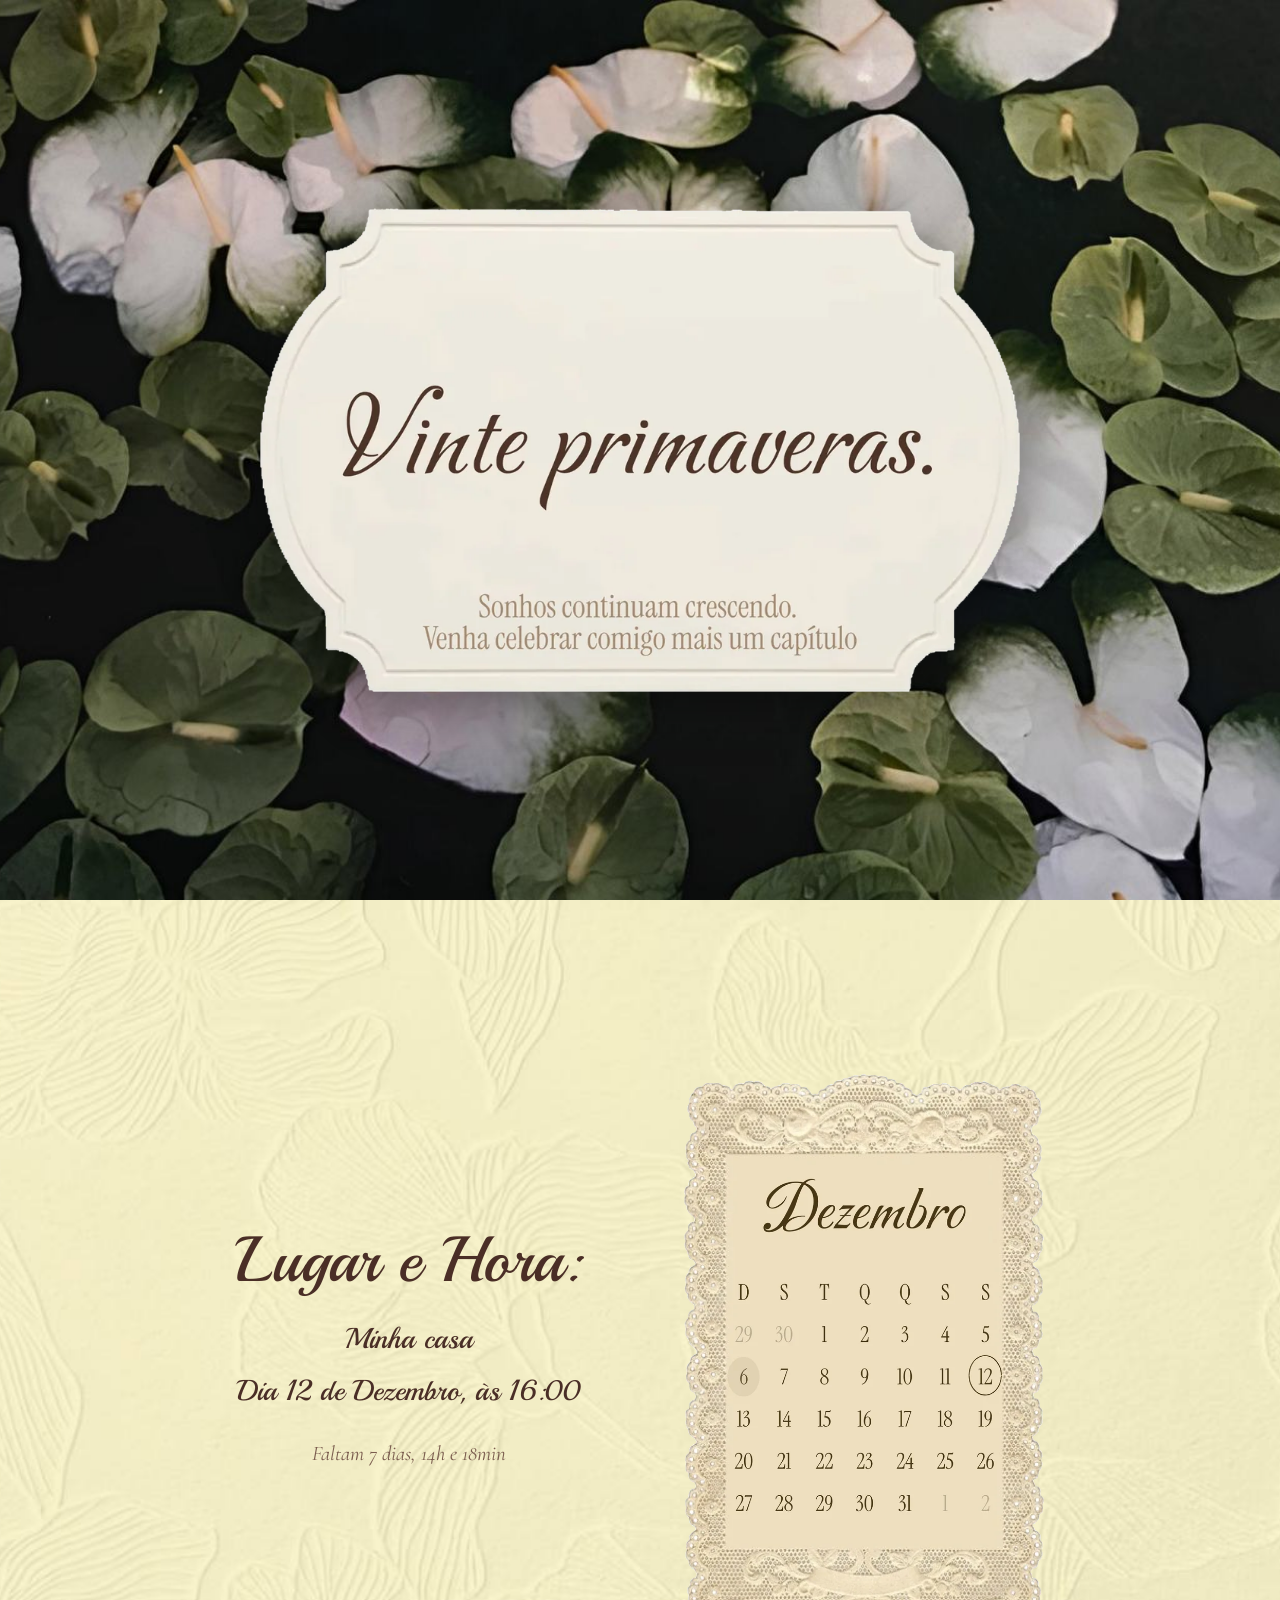
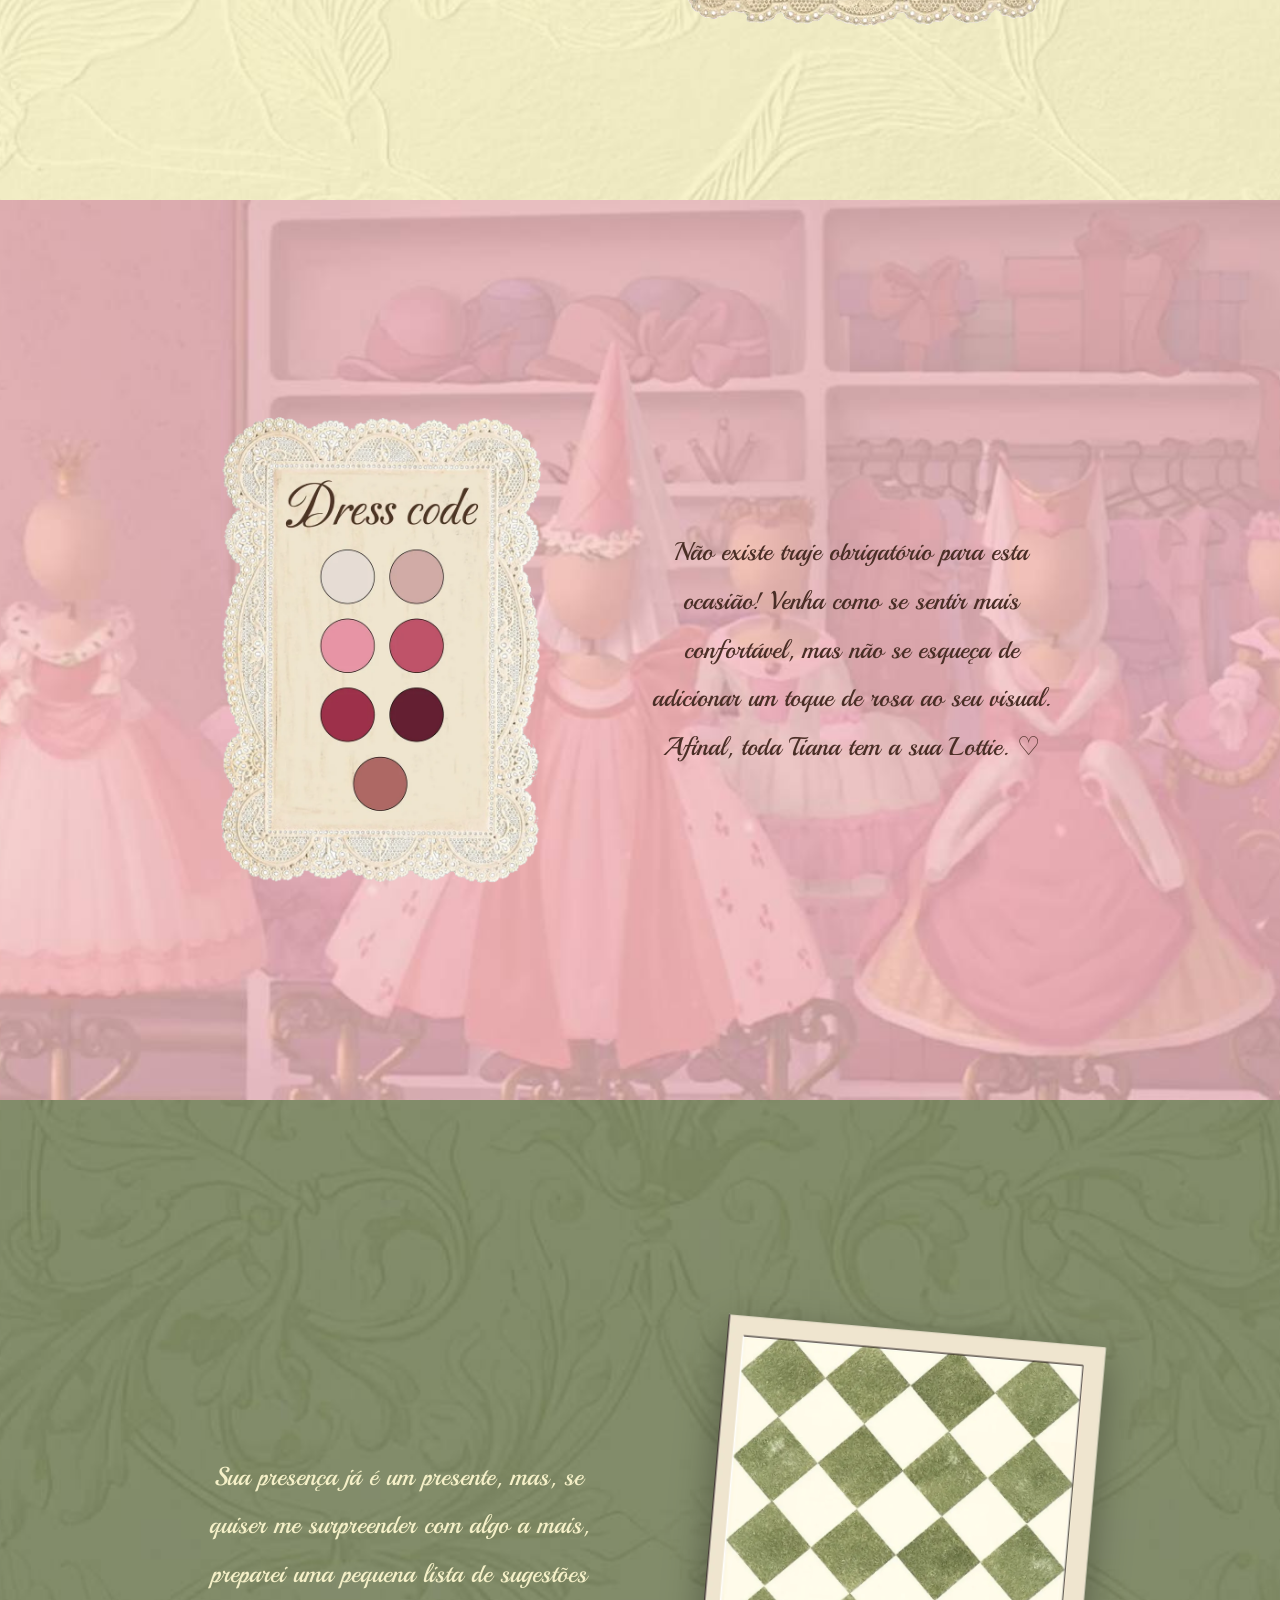
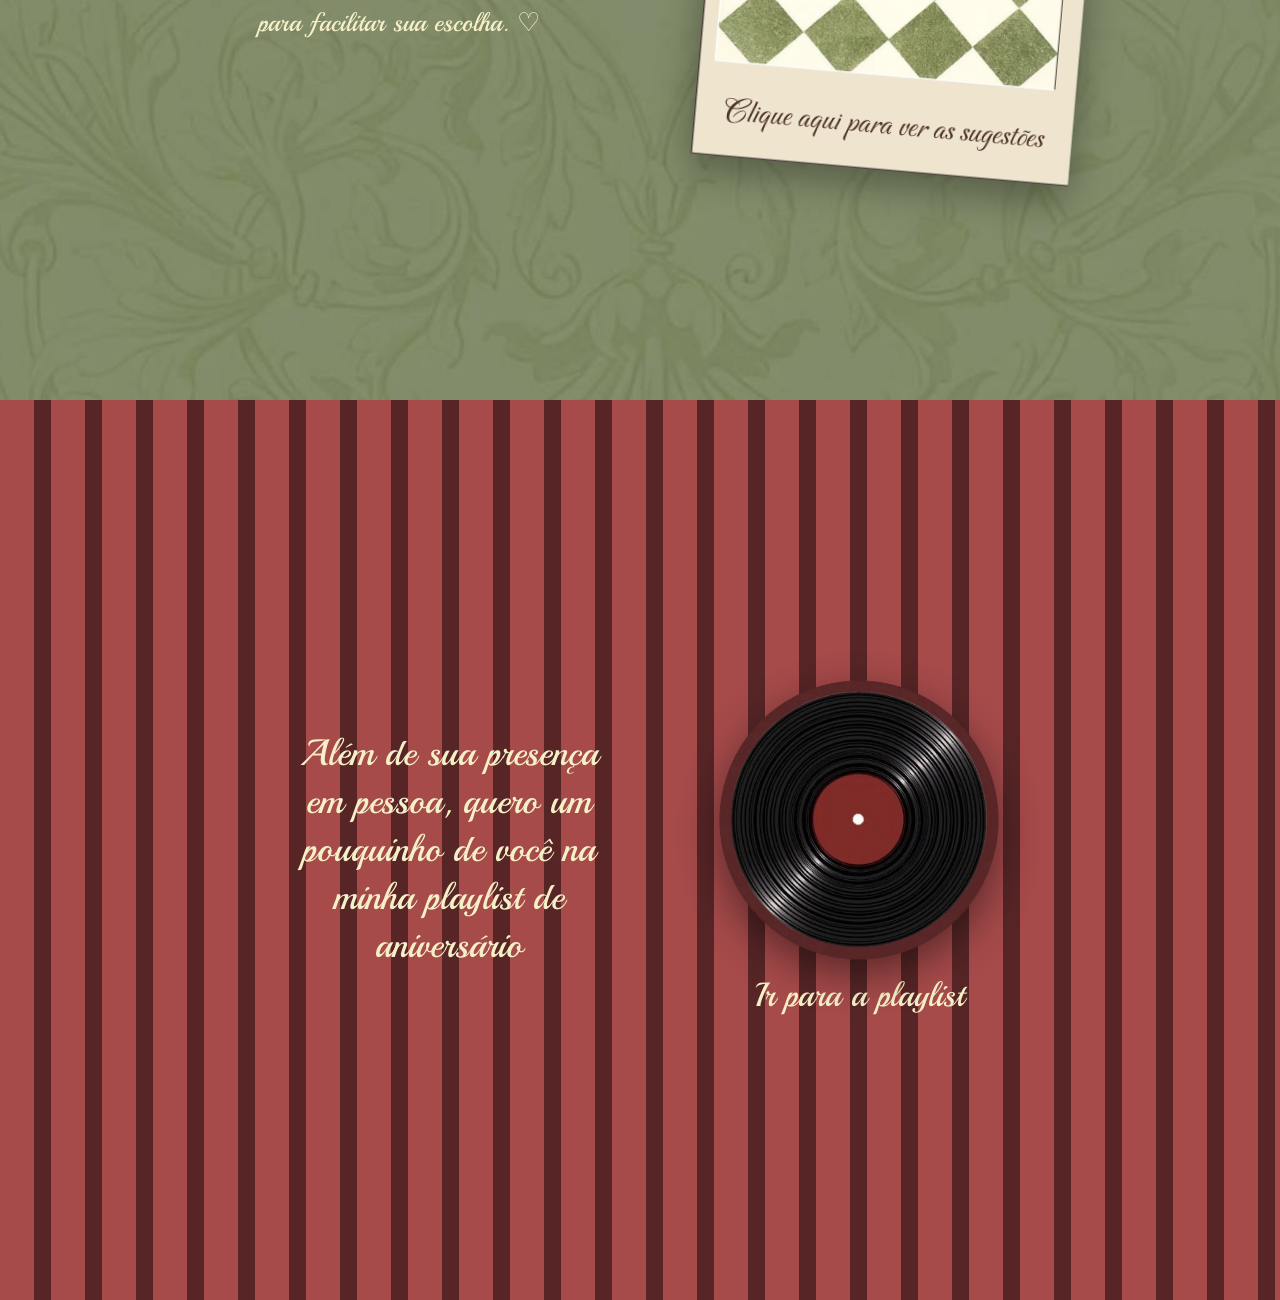
<file: index.html>
<!DOCTYPE html>
<html lang="pt-BR">
<head>
    <meta charset="UTF-8">
    <meta name="viewport" content="width=device-width, initial-scale=1.0">
    <title>Vinte primaveras · 12 de dezembro</title>
    <link rel="preconnect" href="https://fonts.googleapis.com" />
    <link rel="preconnect" href="https://fonts.gstatic.com" crossorigin />
    <link href="https://fonts.googleapis.com/css2?family=Playball&family=Cormorant+Garamond:ital,wght@0,500;0,600;1,500&display=swap" rel="stylesheet" />
    <link rel="stylesheet" href="css/style.css" />
    <meta name="robots" content="noindex, nofollow">
</head>
<body>
    <main class="convite">

        <!-- Capa -->
        <section class="secao capa">
            <img class="etiqueta" src="img/etiqueta-capa.webp"
                 alt="Vinte primaveras. Sonhos continuam crescendo. Venha celebrar comigo mais um capítulo" />
        </section>

        <!-- Lugar, hora e calendário -->
        <section class="secao local">
            <div class="local-texto">
                <h2 class="titulo">Lugar e Hora:</h2>
                <p>Minha casa</p>
                <p>Dia 12 de Dezembro, às 16:00</p>
                <p class="contagem" id="contagem" aria-live="polite"></p>
            </div>
            <img class="calendario" src="img/calendario.webp" alt="Calendário de dezembro com o dia 12 circulado" />
        </section>

        <!-- Dress code -->
        <section class="secao dress">
            <img class="cartao-renda" src="img/dress-code.webp" alt="Dress code: paleta de tons de rosa, vinho e off-white" />
            <p class="texto-script">
                Não existe traje obrigatório para esta ocasião! Venha como se sentir mais confortável,
                mas não se esqueça de adicionar um toque de rosa ao seu visual.
                Afinal, toda Tiana tem a sua Lottie. ♡
            </p>
        </section>

        <!-- Presentes -->
        <section class="secao presente">
            <p class="texto-script">
                Sua presença já é um presente, mas, se quiser me surpreender com algo a mais,
                preparei uma pequena lista de sugestões para facilitar sua escolha. ♡
            </p>
            <a class="polaroid" href="presentes.html">
                <img src="img/polaroid-presentes.webp" alt="Clique aqui para ver as sugestões de presente" />
            </a>
        </section>

        <!-- Playlist -->
        <section class="secao playlist">
            <p class="texto-playlist">
                Além de sua presença em pessoa, quero um pouquinho de você na minha playlist de aniversário
            </p>
            <a class="botao-playlist"
               href="https://open.spotify.com/playlist/6TzK0nZmLB35TX7Crxj9cY?si=a9cff21d109a4757&pt=d9d70142a031b8990f5ceab2b924d5f9"
               target="_blank" rel="noopener noreferrer">
                <img class="disco" src="img/disco-vinil.webp" alt="" />
                <span>Ir para a playlist</span>
            </a>
        </section>

    </main>
    <script src="js/main.js"></script>
</body>
</html>
</file>
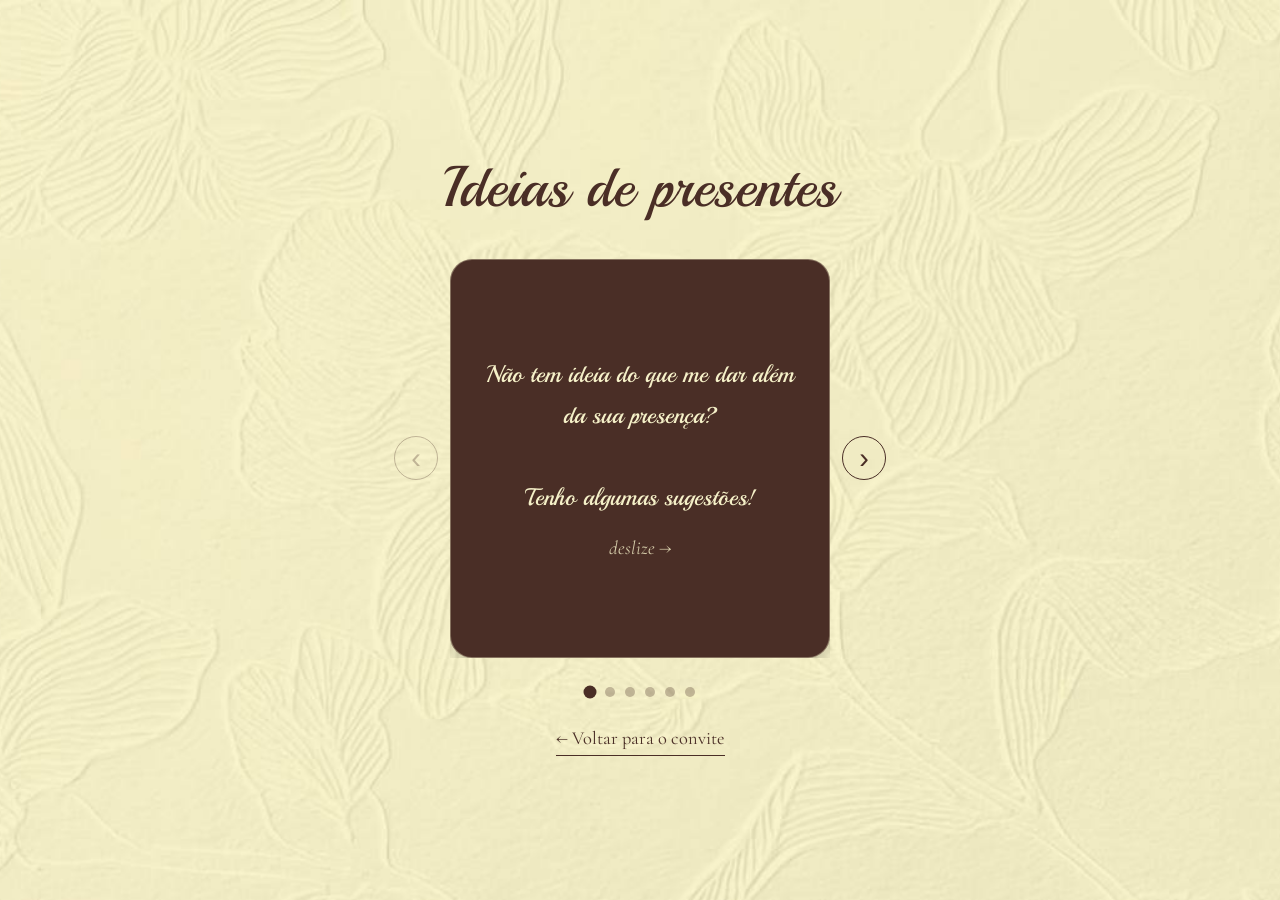
<file: presentes.html>
<!DOCTYPE html>
<html lang="pt-BR">
<head>
    <meta charset="UTF-8">
    <meta name="viewport" content="width=device-width, initial-scale=1.0">
    <title>Ideias de presentes</title>
    <link rel="preconnect" href="https://fonts.googleapis.com" />
    <link rel="preconnect" href="https://fonts.gstatic.com" crossorigin />
    <link href="https://fonts.googleapis.com/css2?family=Playball&family=Cormorant+Garamond:ital,wght@0,500;0,600;1,500&display=swap" rel="stylesheet" />
    <link rel="stylesheet" href="css/style.css" />
</head>
<body>
    <main class="presentes-pagina">
        <h1 class="presentes-titulo">Ideias de presentes</h1>

        <div class="presentes-palco">
            <button class="seta seta-ant" id="ant" type="button" aria-label="Card anterior">‹</button>

            <div class="presentes-carrossel" id="carrossel" tabindex="0" aria-label="Sugestões de presentes">
                <div class="presentes-card">
                    <p class="presentes-intro">
                        Não tem ideia do que me dar além da sua presença? <br /><br />
                        Tenho algumas sugestões!
                    </p>
                    <span class="presentes-dica">deslize →</span>
                </div>

                <div class="presentes-card">
                    <h2 class="presentes-card-titulo">Moda</h2>
                    <ul class="presentes-lista">
                        <li>Baby tees</li>
                        <li>Camisa oversized</li>
                        <li>Calças baggy</li>
                        <li>Saias plissadas</li>
                    </ul>
                    <p class="presentes-legenda">Tamanhos: parte de cima M • parte de baixo 38</p>
                </div>

                <div class="presentes-card">
                    <h2 class="presentes-card-titulo">Acessórios</h2>
                    <ul class="presentes-lista">
                        <li>Brincos</li>
                        <li>Colares</li>
                        <li>Pulseiras</li>
                        <li>Anéis</li>
                        <li>Bonés</li>
                        <li>Bolsas</li>
                    </ul>
                </div>

                <div class="presentes-card">
                    <h2 class="presentes-card-titulo">Artistas e merch</h2>
                    <ul class="presentes-lista">
                        <li>Chaveiros</li>
                        <li>Pins</li>
                        <li>Camisetas</li>
                        <li>Bonés</li>
                        <li>Pelúcias</li>
                    </ul>
                    <p class="presentes-legenda">ENHYPEN, &amp;TEAM, PIHARMONY, SLIPKNOT, FLO, etc</p>
                </div>

                <div class="presentes-card">
                    <h2 class="presentes-card-titulo">Coisas que gosto</h2>
                    <ul class="presentes-lista">
                        <li>Homem-Aranha (principalmente Miles Morales)</li>
                        <li>Pompompurin</li>
                        <li>Hora de Aventura</li>
                        <li>Princesa e o Sapo</li>
                        <li>Supernatural</li>
                    </ul>
                </div>

                <div class="presentes-card">
                    <h2 class="presentes-card-titulo">Perfumaria</h2>
                    <ul class="presentes-lista">
                        <li>Creme hidratante</li>
                        <li>Sabonete liquido</li>
                        <li>Óleo comporal</li>
                        <li>Body splash</li>
                        <li>Esfoliante corporal</li>
                    </ul>
                    <p class="presentes-legenda">Gosto de cheiros doces e frutados, minha essência favorita é a de morango</p>
                </div>
            </div>

            <button class="seta seta-prox" id="prox" type="button" aria-label="Próximo card">›</button>
        </div>

        <div class="presentes-dots" id="dots">
            <button class="dot is-active" type="button" aria-label="Card 1"></button>
            <button class="dot" type="button" aria-label="Card 2"></button>
            <button class="dot" type="button" aria-label="Card 3"></button>
            <button class="dot" type="button" aria-label="Card 4"></button>
            <button class="dot" type="button" aria-label="Card 5"></button>
            <button class="dot" type="button" aria-label="Card 6"></button>
        </div>

        <a class="presentes-voltar" href="index.html">← Voltar para o convite</a>
    </main>
    <script src="js/presentes.js"></script>
</body>
</html>
</file>
<file: css/style.css>
:root {
  --creme: #F5F0C8;
  --oliva: #8C8A5E;
  --vinho: #A64A4A;
  --listra: #572526;
  --marrom: #4A2E26;
  --marrom-suave: #7A5C4E;

  --fonte-script: 'Playball', 'Snell Roundhand', 'Brush Script MT', cursive;
  --fonte-serif: 'Cormorant Garamond', Georgia, serif;
}

* { box-sizing: border-box; }

html, body { margin: 0; padding: 0; width: 100%; }

body {
  font-family: var(--fonte-serif);
  font-size: 1.2rem;
  line-height: 1.5;
  color: var(--marrom);
  background: var(--marrom);
}

img { display: block; max-width: 100%; height: auto; }
a { color: inherit; text-decoration: none; }
a:focus-visible, button:focus-visible, .presentes-carrossel:focus-visible {
  outline: 3px solid var(--creme);
  outline-offset: 5px;
  border-radius: 6px;
}

.secao {
  width: 100%;
  min-height: 100vh;
  min-height: 100svh;
  display: flex;
  flex-direction: column;
  align-items: center;
  justify-content: center;
  gap: clamp(1.5rem, 5vw, 4rem);
  padding: 3rem 1.5rem;
  text-align: center;
  background-size: cover;
  background-position: center;
  background-repeat: no-repeat;
}

@media (min-width: 800px) {
  .secao {
    flex-direction: row;
    gap: clamp(3rem, 8vw, 8rem);
    padding: 3rem 6vw;
  }
}

.texto-script {
  max-width: 26rem;
  margin: 0;
  font-family: var(--fonte-script);
  font-size: clamp(1.2rem, 2.4vw, 1.6rem);
  line-height: 1.9;
}

/* Capa */
.capa {
  background-color: #1d2318;
  background-image: url('../img/capa-flores.jpg');
}
.etiqueta {
  width: min(760px, 88%);
  filter: drop-shadow(0 12px 28px rgba(0, 0, 0, 0.4));
}

/* Lugar e hora */
.local {
  background-color: var(--creme);
  background-image: url('../img/fundo-creme.jpg');
}
.local-texto { max-width: 30rem; }
.titulo {
  margin: 0 0 1.2rem;
  font-family: var(--fonte-script);
  font-weight: 400;
  font-size: clamp(2.6rem, 6vw, 4rem);
  line-height: 1.2;
}
.local-texto p {
  margin: 0.5rem 0;
  font-family: var(--fonte-script);
  font-size: clamp(1.3rem, 2.8vw, 1.8rem);
}
.local-texto .contagem {
  margin-top: 1.6rem;
  font-family: var(--fonte-serif);
  font-style: italic;
  font-size: 1.3rem;
  color: var(--marrom-suave);
}
.calendario { width: min(360px, 78vw); }

/* Sessão de Dress code */
.dress {
  background-color: #E8A9B4;
  background-image: url('../img/fundo-vestidos.jpg');
}
.cartao-renda { width: min(320px, 72vw); }

/* Sessão de Presentes */
.presente {
  background-color: var(--oliva);
  background-image: url('../img/fundo-verde.jpg');
  color: var(--creme);
}
.polaroid {
  display: block;
  width: min(380px, 78vw);
  transform: rotate(5deg);
  filter: drop-shadow(0 14px 20px rgba(0, 0, 0, 0.35));
  transition: transform 0.35s ease;
}
.polaroid:hover, .polaroid:focus-visible { transform: rotate(0) scale(1.04); }

/* Playlist */
.playlist {
  background-color: var(--vinho);
  background-image: repeating-linear-gradient(
    90deg,
    var(--vinho) 0, var(--vinho) 34px,
    var(--listra) 34px, var(--listra) 51px
  );
  color: var(--creme);
}
.texto-playlist {
  max-width: 21rem;
  margin: 0;
  font-family: var(--fonte-script);
  font-size: clamp(1.7rem, 3.6vw, 2.3rem);
  line-height: 1.3;
}
.botao-playlist {
  display: flex;
  flex-direction: column;
  align-items: center;
  gap: 0.6rem;
  font-family: var(--fonte-script);
  font-size: clamp(1.6rem, 3.4vw, 2.1rem);
}
.disco {
  width: min(280px, 60vw);
  filter: drop-shadow(0 14px 20px rgba(0, 0, 0, 0.45));
}
.botao-playlist:hover .disco,
.botao-playlist:focus-visible .disco { animation: giro 4s linear infinite; }
@keyframes giro { to { transform: rotate(360deg); } }

/* Página de presentes */
.presentes-pagina {
  width: 100%;
  min-height: 100vh;
  min-height: 100svh;
  display: flex;
  flex-direction: column;
  align-items: center;
  justify-content: center;
  gap: 1.8rem;
  padding: 3rem 1.25rem;
  background-color: var(--creme);
  background-image: url('../img/fundo-creme.jpg');
  background-size: cover;
  background-position: center;
}

.presentes-titulo {
  margin: 0;
  font-family: var(--fonte-script);
  font-weight: 400;
  font-size: clamp(2.4rem, 7vw, 3.6rem);
  text-align: center;
}

.presentes-palco {
  display: flex;
  align-items: center;
  gap: 0.75rem;
  width: 100%;
  max-width: 560px;
  justify-content: center;
}

.presentes-carrossel {
  flex: 1 1 auto;
  min-width: 0;
  max-width: 380px;
  display: flex;
  gap: 20px;
  overflow-x: auto;
  scroll-snap-type: x mandatory;
  scrollbar-width: none;
  -webkit-overflow-scrolling: touch;
}
.presentes-carrossel::-webkit-scrollbar { display: none; }

.presentes-card {
  flex: 0 0 100%;
  scroll-snap-align: center;
  min-height: 340px;
  padding: 2.2rem 1.8rem;
  display: flex;
  flex-direction: column;
  align-items: center;
  justify-content: center;
  text-align: center;
  background: var(--marrom);
  color: var(--creme);
  border: 1px solid rgba(245, 240, 200, 0.35);
  border-radius: 22px;
  box-shadow: 0 16px 28px -14px rgba(0, 0, 0, 0.5);
}

.presentes-intro { margin: 0 0 1rem; font-family: var(--fonte-script); font-size: 1.5rem; line-height: 1.7; }
.presentes-dica { font-style: italic; opacity: 0.8; }
.presentes-card-titulo { margin: 0 0 1.1rem; font-family: var(--fonte-script); font-weight: 400; font-size: 2.1rem; }
.presentes-lista { list-style: none; margin: 0 0 1rem; padding: 0; font-size: 1.35rem; line-height: 1.8; }
.presentes-legenda { margin: 0; font-size: 1rem; font-style: italic; opacity: 0.85; }

.seta {
  display: none;
  flex: 0 0 auto;
  width: 44px;
  height: 44px;
  border: 1px solid var(--marrom);
  border-radius: 50%;
  background: transparent;
  color: var(--marrom);
  font-size: 1.8rem;
  line-height: 1;
  cursor: pointer;
  transition: background-color 0.2s, color 0.2s;
}
.seta:hover:not(:disabled) { background: var(--marrom); color: var(--creme); }
.seta:disabled { opacity: 0.3; cursor: default; }
@media (min-width: 700px) { .seta { display: block; } }

.presentes-dots { display: flex; gap: 10px; }
.dot {
  width: 10px;
  height: 10px;
  padding: 0;
  border: 0;
  border-radius: 50%;
  background: rgba(74, 46, 38, 0.3);
  cursor: pointer;
  transition: background-color 0.25s, transform 0.25s;
}
.dot.is-active { background: var(--marrom); transform: scale(1.3); }

.presentes-voltar {
  font-size: 1.15rem;
  border-bottom: 1px solid var(--marrom);
  padding-bottom: 2px;
}

@media (prefers-reduced-motion: reduce) {
  .botao-playlist:hover .disco, .botao-playlist:focus-visible .disco { animation: none; }
  .polaroid { transition: none; }
  .presentes-carrossel { scroll-behavior: auto; }
}
</file>
